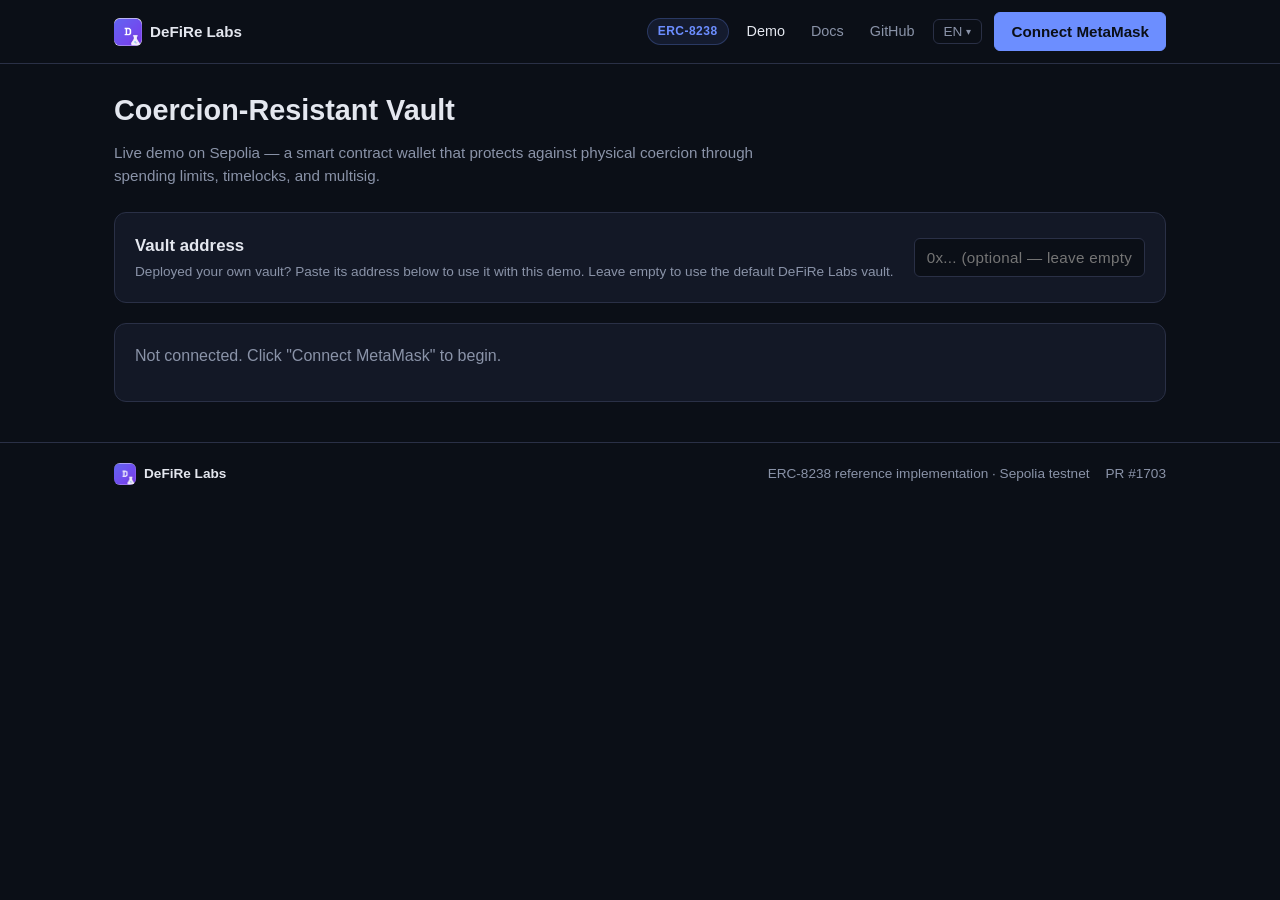
<file: index.html>
<!DOCTYPE html>
<html>
<head>
  <meta http-equiv="refresh" content="0; url=demo/index.html" />
  <title>Redirecting to ERC-8238 Demo…</title>
</head>
<body>
  <p>Redirecting to <a href="demo/index.html">ERC-8238 Coercion-Resistant Vault Demo</a>…</p>
</body>
</html>
</file>
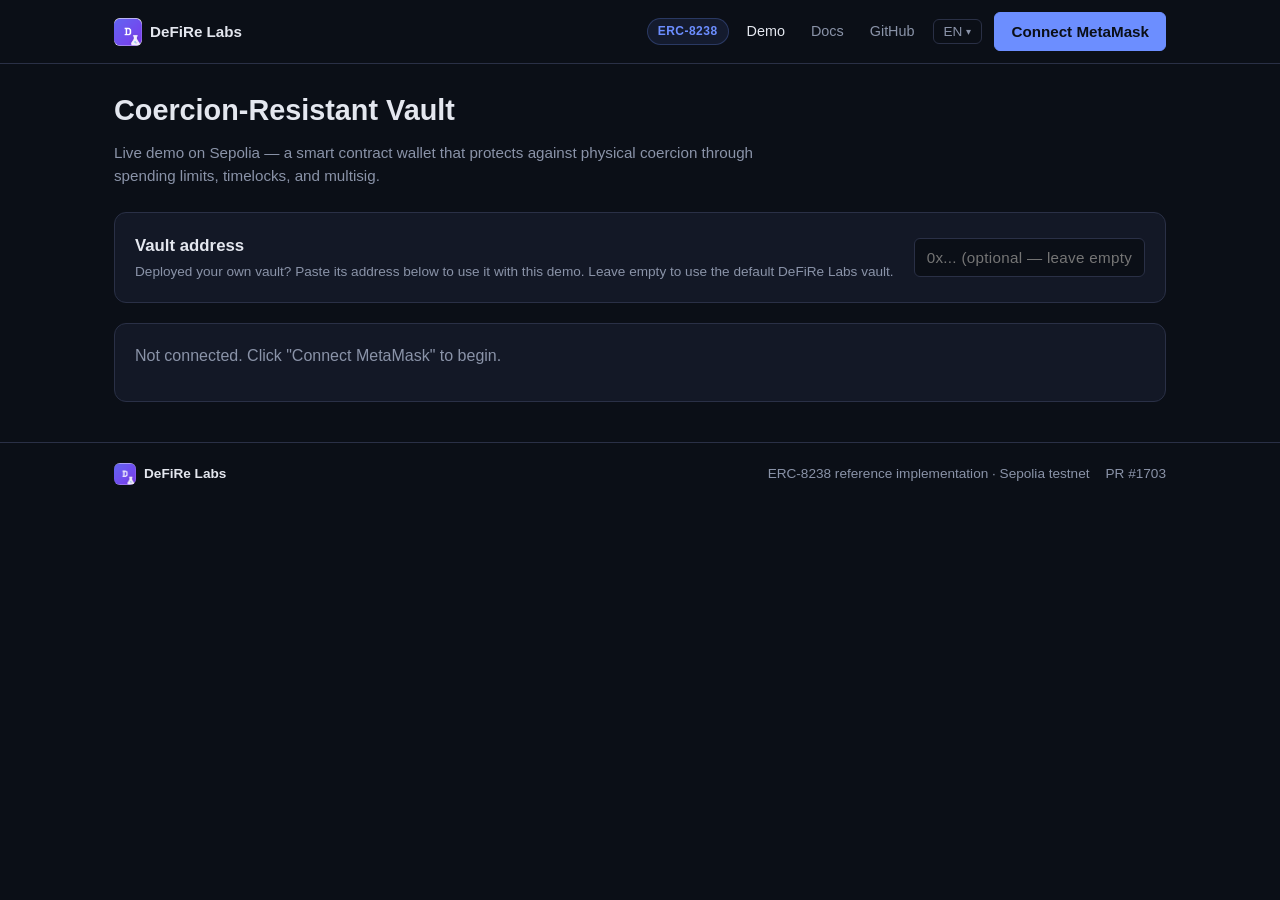
<file: demo/index.html>
<!DOCTYPE html>
<html lang="en">
<head>
  <meta charset="UTF-8" />
  <meta name="viewport" content="width=device-width, initial-scale=1.0" />
  <title>Coercion-Resistant Vault — DeFiRe Labs</title>
  <link rel="stylesheet" href="styles.css" />
</head>
<body>
  <header id="site-header"></header>
  <script src="header.js"></script>

  <main class="container">
    <section class="hero">
      <h1>Coercion-Resistant Vault</h1>
      <p class="subtitle">Live demo on Sepolia — a smart contract wallet that protects against physical coercion through spending limits, timelocks, and multisig.</p>
    </section>

    <!-- Custom vault address -->
    <section class="card custom-vault-section">
      <div class="custom-vault-row">
        <div class="custom-vault-info">
          <h3>Vault address</h3>
          <p class="muted small">Deployed your own vault? Paste its address below to use it with this demo. Leave empty to use the default DeFiRe Labs vault.</p>
        </div>
        <div class="custom-vault-input">
          <input type="text" id="custom-vault" placeholder="0x... (optional — leave empty for default)" spellcheck="false" autocomplete="off" />
          <span class="custom-vault-status" id="custom-vault-status"></span>
        </div>
      </div>
    </section>

    <!-- Connection status -->
    <section id="connection-section" class="card">
      <div id="wallet-status"><p class="muted">Not connected. Click "Connect MetaMask" to begin.</p></div>
    </section>

    <section id="overview-section" class="card" hidden>
      <h2>Vault state</h2>
      <div class="grid grid-3">
        <div class="stat"><div class="stat-label">Total balance</div><div class="stat-value" id="vault-total">--</div><div class="stat-sub">ETH in vault</div></div>
        <div class="stat stat-hot"><div class="stat-label">Hot (immediately spendable)</div><div class="stat-value" id="vault-hot">--</div><div class="stat-sub"><span id="vault-spent">--</span> spent this epoch</div></div>
        <div class="stat stat-cold"><div class="stat-label">Cold (timelocked)</div><div class="stat-value" id="vault-cold">--</div><div class="stat-sub"><span id="timelock-duration">--</span> unlock delay</div></div>
      </div>
      <div class="meta-grid">
        <div><span class="meta-label">Vault:</span> <a id="vault-address" target="_blank" rel="noopener">--</a></div>
        <div><span class="meta-label">Owner:</span> <span id="vault-owner">--</span></div>
        <div><span class="meta-label">Spending limit:</span> <span id="vault-limit">--</span> / <span id="vault-epoch">--</span></div>
        <div><span class="meta-label">Guardians:</span> <span id="vault-guardians">--</span> (threshold <span id="vault-threshold">--</span>)</div>
        <div><span class="meta-label">Paused:</span> <span id="vault-paused">--</span></div>
        <div><span class="meta-label">Pending withdrawals:</span> <span id="vault-pending">--</span></div>
      </div>
    </section>

    <section id="actions-section" hidden>
      <div class="grid grid-2">
        <div class="card">
          <h3>Deposit ETH</h3>
          <p class="muted">Send Sepolia ETH into the vault. Anyone can deposit.</p>
          <div class="input-row"><input type="number" id="deposit-amount" step="0.001" min="0" value="0.05" placeholder="Amount in ETH" /><button id="deposit-btn" class="primary">Deposit</button></div>
        </div>
        <div class="card">
          <h3>Hot spend</h3>
          <p class="muted">Instant transfer from the rate-limited hot balance. Owner only.</p>
          <div class="input-row"><input type="text" id="hotspend-to" placeholder="Recipient address (0x...)" /></div>
          <div class="input-row"><input type="number" id="hotspend-amount" step="0.001" min="0" value="0.01" placeholder="Amount in ETH" /><button id="hotspend-btn" class="primary">Hot Spend</button></div>
        </div>
        <div class="card">
          <h3>Cold withdrawal</h3>
          <p class="muted">Request a large withdrawal. Starts the timelock — funds unlock after the delay, OR guardians can bypass with multisig.</p>
          <div class="input-row"><input type="text" id="coldwithdraw-to" placeholder="Recipient address (0x...)" /></div>
          <div class="input-row"><input type="number" id="coldwithdraw-amount" step="0.001" min="0" value="0.1" placeholder="Amount in ETH" /><button id="coldwithdraw-btn" class="primary">Request Withdrawal</button></div>
        </div>
        <div class="card card-highlight">
          <h3>DeFi: Swap on Uniswap V3</h3>
          <p class="muted">WETH to USDC swap via Uniswap. Wraps ETH, approves router, swaps — hot counter stays at zero.</p>
          <div class="input-row"><input type="number" id="swap-amount" step="0.001" min="0" value="0.01" placeholder="Amount in ETH" /><button id="swap-btn" class="primary">Wrap + Swap</button></div>
          <p class="muted small">Three txs: wrap via <code>execute()</code>, approve, swap via <code>execute()</code>.</p>
        </div>
      </div>
      <div class="card"><h3>Pending withdrawals</h3><div id="pending-list"><p class="muted">No pending withdrawals.</p></div></div>
    </section>

    <section id="log-section" class="card" hidden>
      <div class="log-header"><h3>Activity log</h3><button id="clear-log" class="ghost small">Clear</button></div>
      <div id="log"></div>
    </section>
  </main>

  <footer id="site-footer"></footer>

  <script type="importmap">{"imports":{"ethers":"https://esm.sh/ethers@6.13.4"}}</script>
  <script type="module" src="app.js"></script>
</body>
</html>
</file>
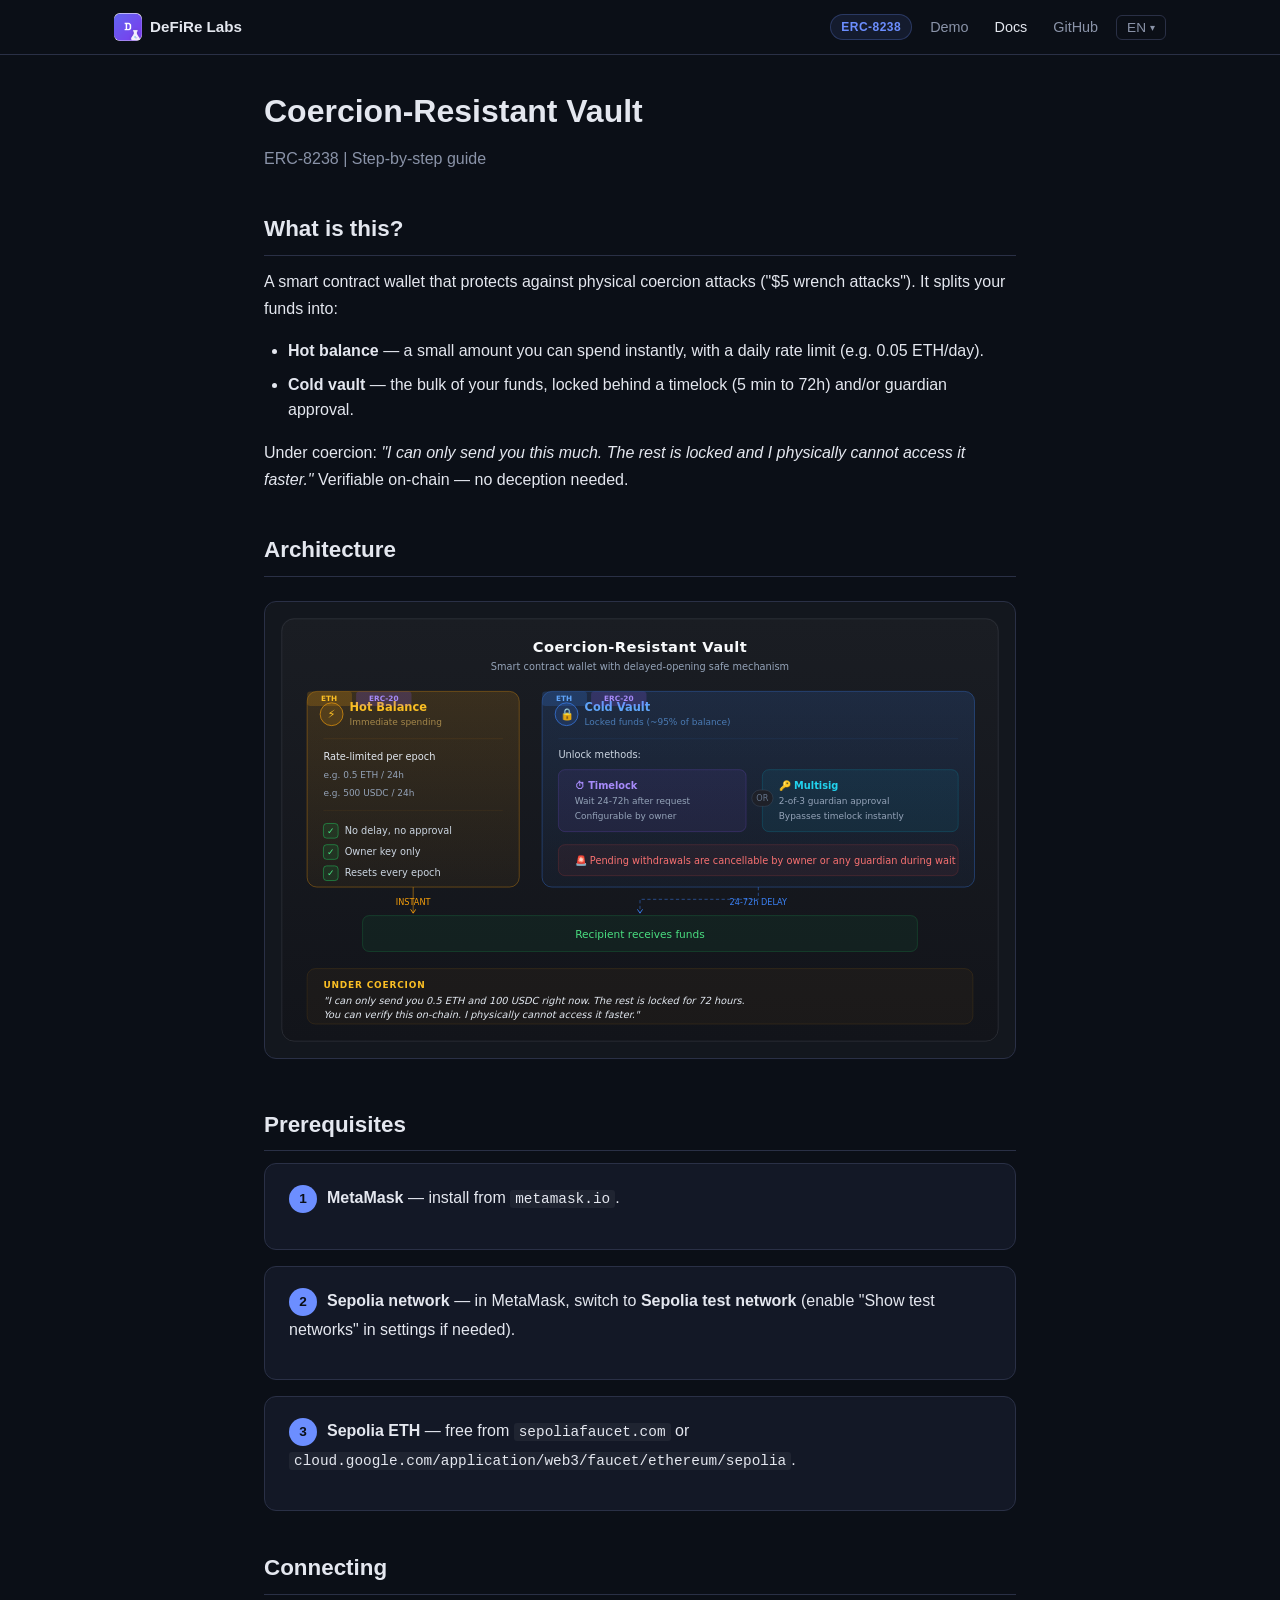
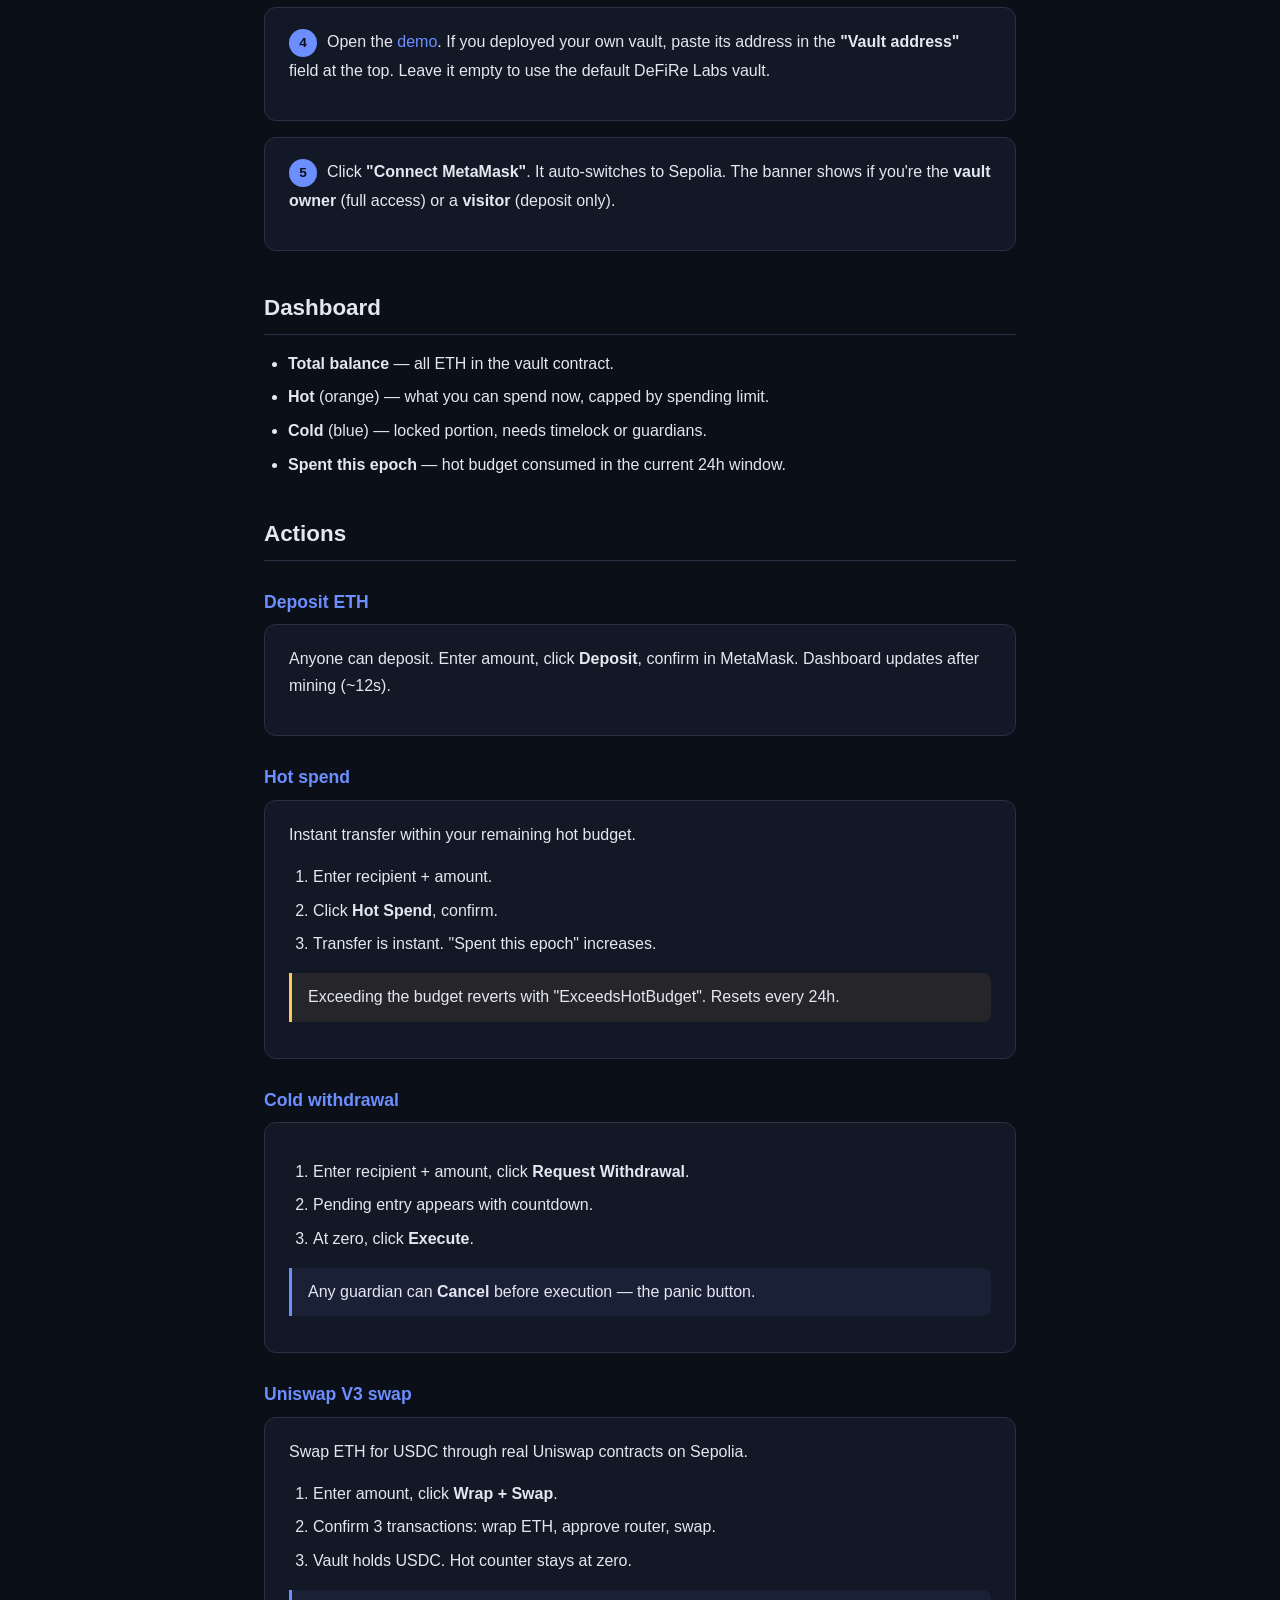
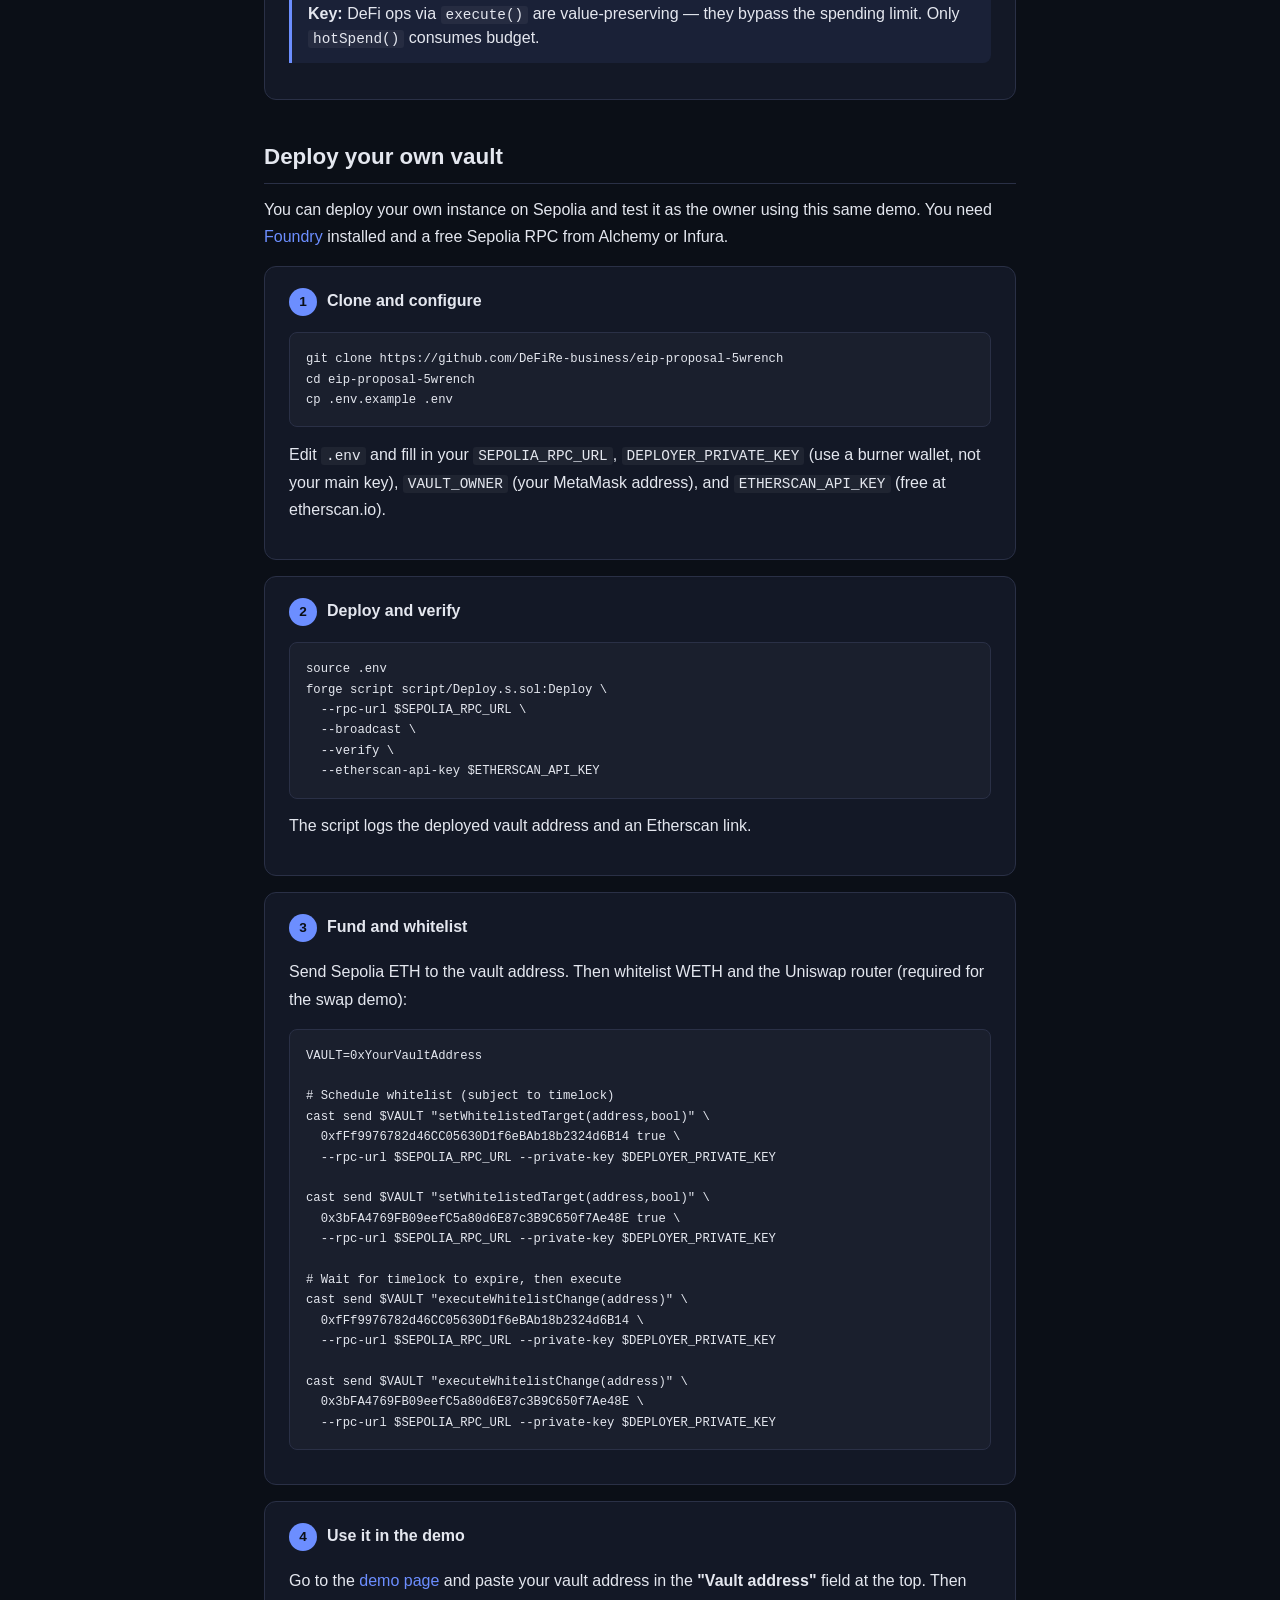
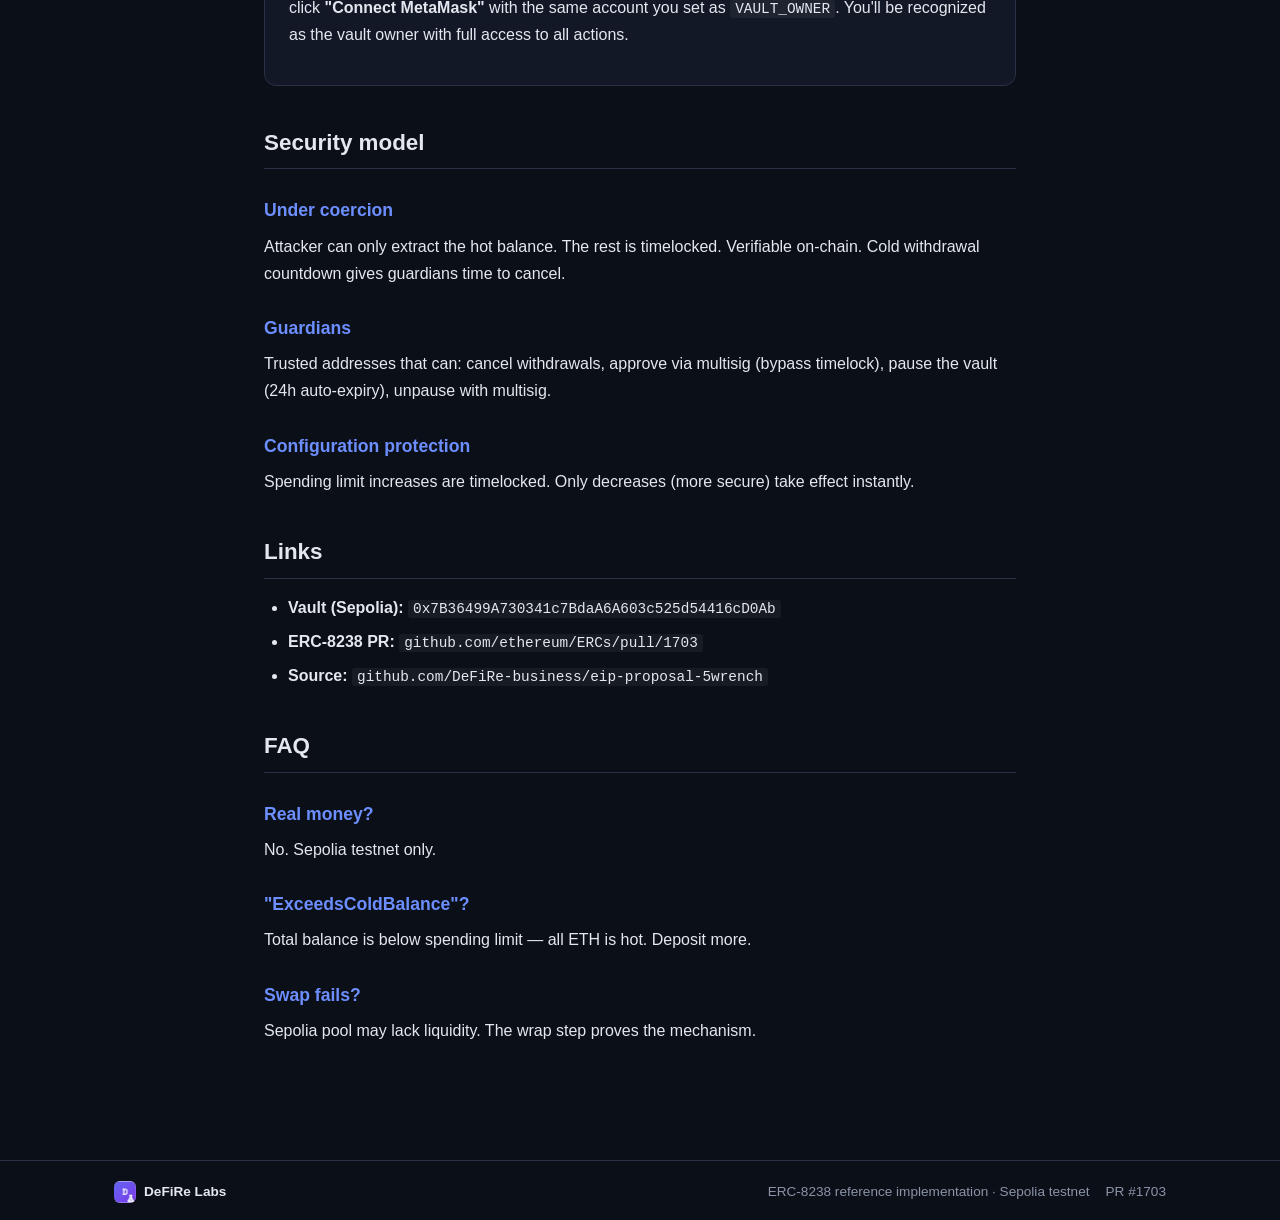
<file: demo/docs-en.html>
<!DOCTYPE html>
<html lang="en">
<head>
  <meta charset="UTF-8" />
  <meta name="viewport" content="width=device-width, initial-scale=1.0" />
  <title>Documentation — Coercion-Resistant Vault — DeFiRe Labs</title>
  <link rel="stylesheet" href="styles.css" />
</head>
<body>
  <header id="site-header"></header>
  <script src="header.js"></script>

  <div class="docs-content">
    <h1>Coercion-Resistant Vault</h1>
    <p class="muted">ERC-8238 | Step-by-step guide</p>

    <h2>What is this?</h2>
    <p>A smart contract wallet that protects against physical coercion attacks ("$5 wrench attacks"). It splits your funds into:</p>
    <ul>
      <li><strong>Hot balance</strong> — a small amount you can spend instantly, with a daily rate limit (e.g. 0.05 ETH/day).</li>
      <li><strong>Cold vault</strong> — the bulk of your funds, locked behind a timelock (5 min to 72h) and/or guardian approval.</li>
    </ul>
    <p>Under coercion: <em>"I can only send you this much. The rest is locked and I physically cannot access it faster."</em> Verifiable on-chain — no deception needed.</p>

    <h2>Architecture</h2>
    <p class="diagram-wrap"><img src="../assets/vault-diagram.svg" alt="Coercion-Resistant Vault Architecture" /></p>

    <h2>Prerequisites</h2>
    <div class="step"><p><span class="step-number">1</span><strong>MetaMask</strong> — install from <code>metamask.io</code>.</p></div>
    <div class="step"><p><span class="step-number">2</span><strong>Sepolia network</strong> — in MetaMask, switch to <strong>Sepolia test network</strong> (enable "Show test networks" in settings if needed).</p></div>
    <div class="step"><p><span class="step-number">3</span><strong>Sepolia ETH</strong> — free from <code>sepoliafaucet.com</code> or <code>cloud.google.com/application/web3/faucet/ethereum/sepolia</code>.</p></div>

    <h2>Connecting</h2>
    <div class="step"><p><span class="step-number">4</span>Open the <a href="index.html">demo</a>. If you deployed your own vault, paste its address in the <strong>"Vault address"</strong> field at the top. Leave it empty to use the default DeFiRe Labs vault.</p></div>
    <div class="step"><p><span class="step-number">5</span>Click <strong>"Connect MetaMask"</strong>. It auto-switches to Sepolia. The banner shows if you're the <strong>vault owner</strong> (full access) or a <strong>visitor</strong> (deposit only).</p></div>

    <h2>Dashboard</h2>
    <ul>
      <li><strong>Total balance</strong> — all ETH in the vault contract.</li>
      <li><strong>Hot</strong> (orange) — what you can spend now, capped by spending limit.</li>
      <li><strong>Cold</strong> (blue) — locked portion, needs timelock or guardians.</li>
      <li><strong>Spent this epoch</strong> — hot budget consumed in the current 24h window.</li>
    </ul>

    <h2>Actions</h2>

    <h3>Deposit ETH</h3>
    <div class="step"><p>Anyone can deposit. Enter amount, click <strong>Deposit</strong>, confirm in MetaMask. Dashboard updates after mining (~12s).</p></div>

    <h3>Hot spend</h3>
    <div class="step">
      <p>Instant transfer within your remaining hot budget.</p>
      <ol><li>Enter recipient + amount.</li><li>Click <strong>Hot Spend</strong>, confirm.</li><li>Transfer is instant. "Spent this epoch" increases.</li></ol>
      <div class="callout callout-warn">Exceeding the budget reverts with "ExceedsHotBudget". Resets every 24h.</div>
    </div>

    <h3>Cold withdrawal</h3>
    <div class="step">
      <ol><li>Enter recipient + amount, click <strong>Request Withdrawal</strong>.</li><li>Pending entry appears with countdown.</li><li>At zero, click <strong>Execute</strong>.</li></ol>
      <div class="callout">Any guardian can <strong>Cancel</strong> before execution — the panic button.</div>
    </div>

    <h3>Uniswap V3 swap</h3>
    <div class="step">
      <p>Swap ETH for USDC through real Uniswap contracts on Sepolia.</p>
      <ol><li>Enter amount, click <strong>Wrap + Swap</strong>.</li><li>Confirm 3 transactions: wrap ETH, approve router, swap.</li><li>Vault holds USDC. Hot counter stays at zero.</li></ol>
      <div class="callout"><strong>Key:</strong> DeFi ops via <code>execute()</code> are value-preserving — they bypass the spending limit. Only <code>hotSpend()</code> consumes budget.</div>
    </div>

    <h2>Deploy your own vault</h2>
    <p>You can deploy your own instance on Sepolia and test it as the owner using this same demo. You need <a href="https://book.getfoundry.sh/" target="_blank" rel="noopener">Foundry</a> installed and a free Sepolia RPC from Alchemy or Infura.</p>
    <div class="step">
      <p><span class="step-number">1</span><strong>Clone and configure</strong></p>
      <pre><code>git clone https://github.com/DeFiRe-business/eip-proposal-5wrench
cd eip-proposal-5wrench
cp .env.example .env</code></pre>
      <p>Edit <code>.env</code> and fill in your <code>SEPOLIA_RPC_URL</code>, <code>DEPLOYER_PRIVATE_KEY</code> (use a burner wallet, not your main key), <code>VAULT_OWNER</code> (your MetaMask address), and <code>ETHERSCAN_API_KEY</code> (free at etherscan.io).</p>
    </div>
    <div class="step">
      <p><span class="step-number">2</span><strong>Deploy and verify</strong></p>
      <pre><code>source .env
forge script script/Deploy.s.sol:Deploy \
  --rpc-url $SEPOLIA_RPC_URL \
  --broadcast \
  --verify \
  --etherscan-api-key $ETHERSCAN_API_KEY</code></pre>
      <p>The script logs the deployed vault address and an Etherscan link.</p>
    </div>
    <div class="step">
      <p><span class="step-number">3</span><strong>Fund and whitelist</strong></p>
      <p>Send Sepolia ETH to the vault address. Then whitelist WETH and the Uniswap router (required for the swap demo):</p>
      <pre><code>VAULT=0xYourVaultAddress

# Schedule whitelist (subject to timelock)
cast send $VAULT "setWhitelistedTarget(address,bool)" \
  0xfFf9976782d46CC05630D1f6eBAb18b2324d6B14 true \
  --rpc-url $SEPOLIA_RPC_URL --private-key $DEPLOYER_PRIVATE_KEY

cast send $VAULT "setWhitelistedTarget(address,bool)" \
  0x3bFA4769FB09eefC5a80d6E87c3B9C650f7Ae48E true \
  --rpc-url $SEPOLIA_RPC_URL --private-key $DEPLOYER_PRIVATE_KEY

# Wait for timelock to expire, then execute
cast send $VAULT "executeWhitelistChange(address)" \
  0xfFf9976782d46CC05630D1f6eBAb18b2324d6B14 \
  --rpc-url $SEPOLIA_RPC_URL --private-key $DEPLOYER_PRIVATE_KEY

cast send $VAULT "executeWhitelistChange(address)" \
  0x3bFA4769FB09eefC5a80d6E87c3B9C650f7Ae48E \
  --rpc-url $SEPOLIA_RPC_URL --private-key $DEPLOYER_PRIVATE_KEY</code></pre>
    </div>
    <div class="step">
      <p><span class="step-number">4</span><strong>Use it in the demo</strong></p>
      <p>Go to the <a href="index.html">demo page</a> and paste your vault address in the <strong>"Vault address"</strong> field at the top. Then click <strong>"Connect MetaMask"</strong> with the same account you set as <code>VAULT_OWNER</code>. You'll be recognized as the vault owner with full access to all actions.</p>
    </div>

    <h2>Security model</h2>
    <h3>Under coercion</h3>
    <p>Attacker can only extract the hot balance. The rest is timelocked. Verifiable on-chain. Cold withdrawal countdown gives guardians time to cancel.</p>
    <h3>Guardians</h3>
    <p>Trusted addresses that can: cancel withdrawals, approve via multisig (bypass timelock), pause the vault (24h auto-expiry), unpause with multisig.</p>
    <h3>Configuration protection</h3>
    <p>Spending limit increases are timelocked. Only decreases (more secure) take effect instantly.</p>

    <h2>Links</h2>
    <ul>
      <li><strong>Vault (Sepolia):</strong> <code>0x7B36499A730341c7BdaA6A603c525d54416cD0Ab</code></li>
      <li><strong>ERC-8238 PR:</strong> <code>github.com/ethereum/ERCs/pull/1703</code></li>
      <li><strong>Source:</strong> <code>github.com/DeFiRe-business/eip-proposal-5wrench</code></li>
    </ul>

    <h2>FAQ</h2>
    <h3>Real money?</h3><p>No. Sepolia testnet only.</p>
    <h3>"ExceedsColdBalance"?</h3><p>Total balance is below spending limit — all ETH is hot. Deposit more.</p>
    <h3>Swap fails?</h3><p>Sepolia pool may lack liquidity. The wrap step proves the mechanism.</p>
  </div>

  <footer id="site-footer"></footer>
</body>
</html>
</file>
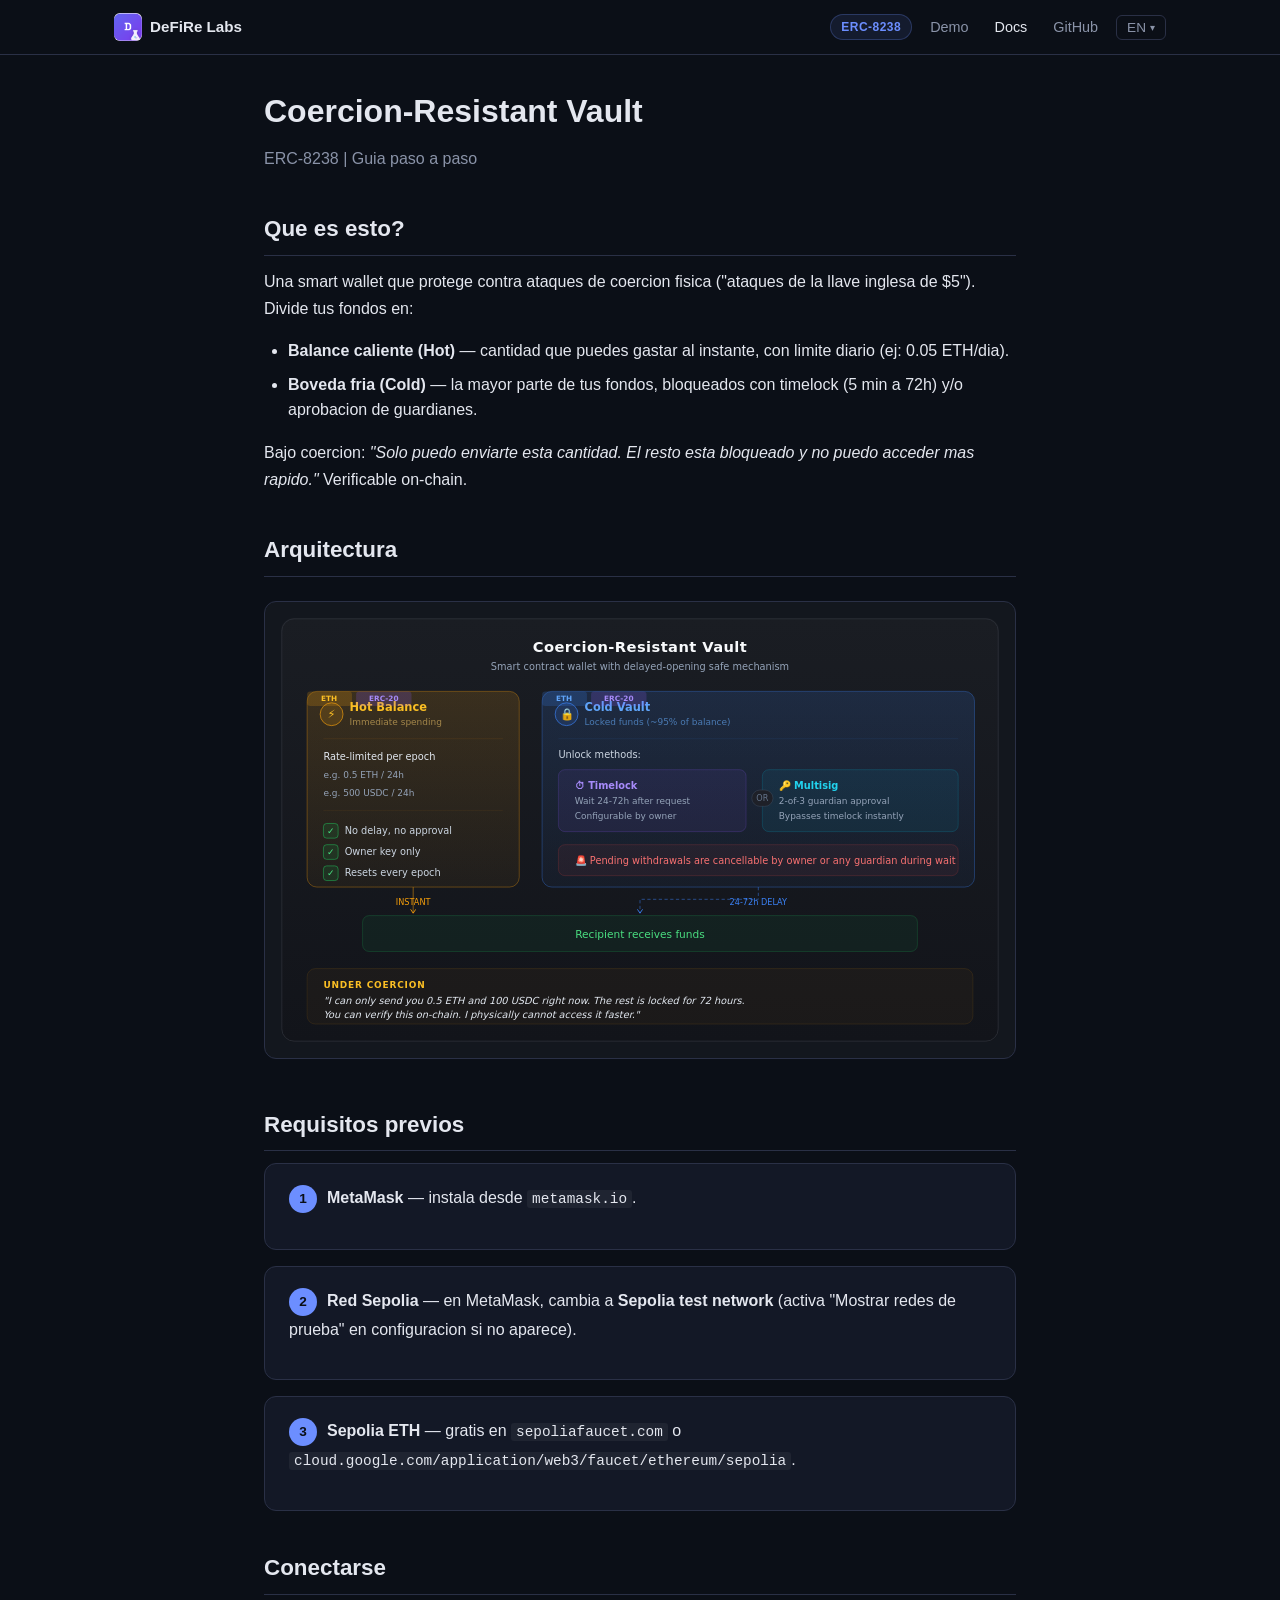
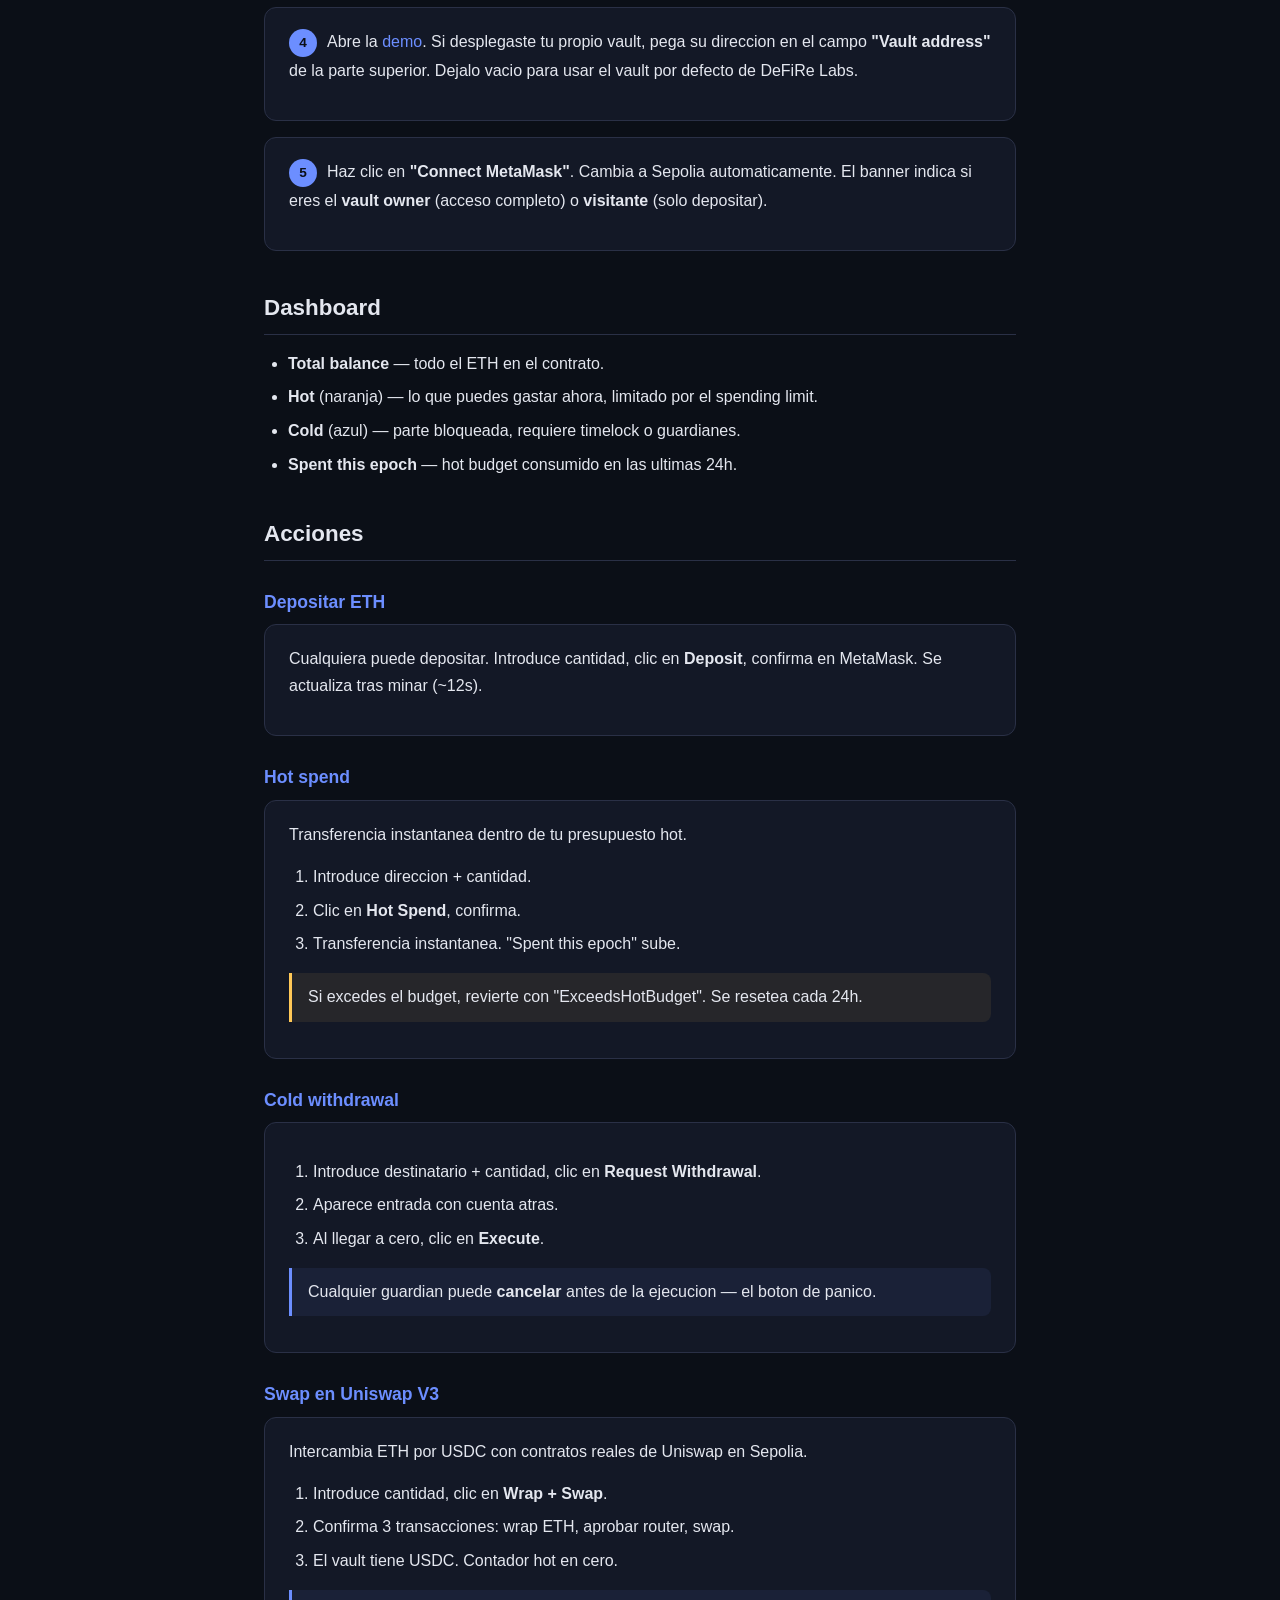
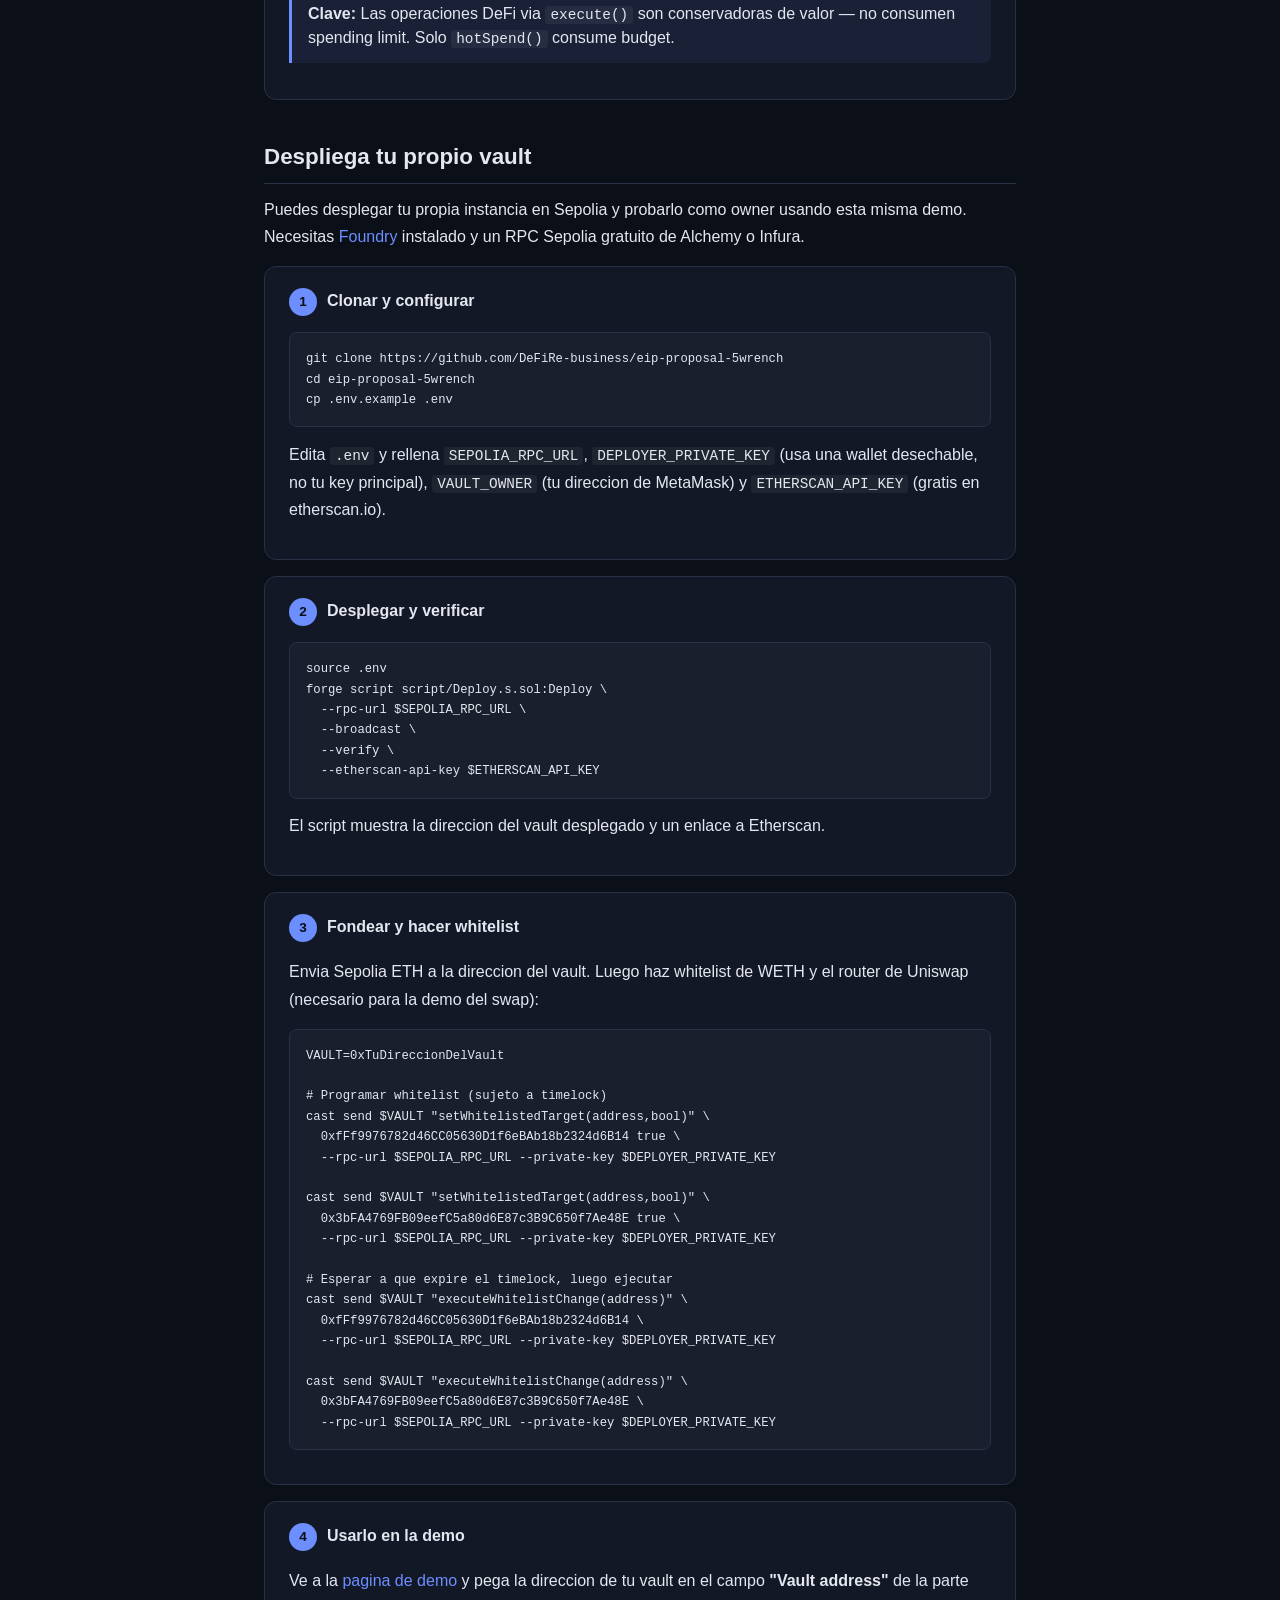
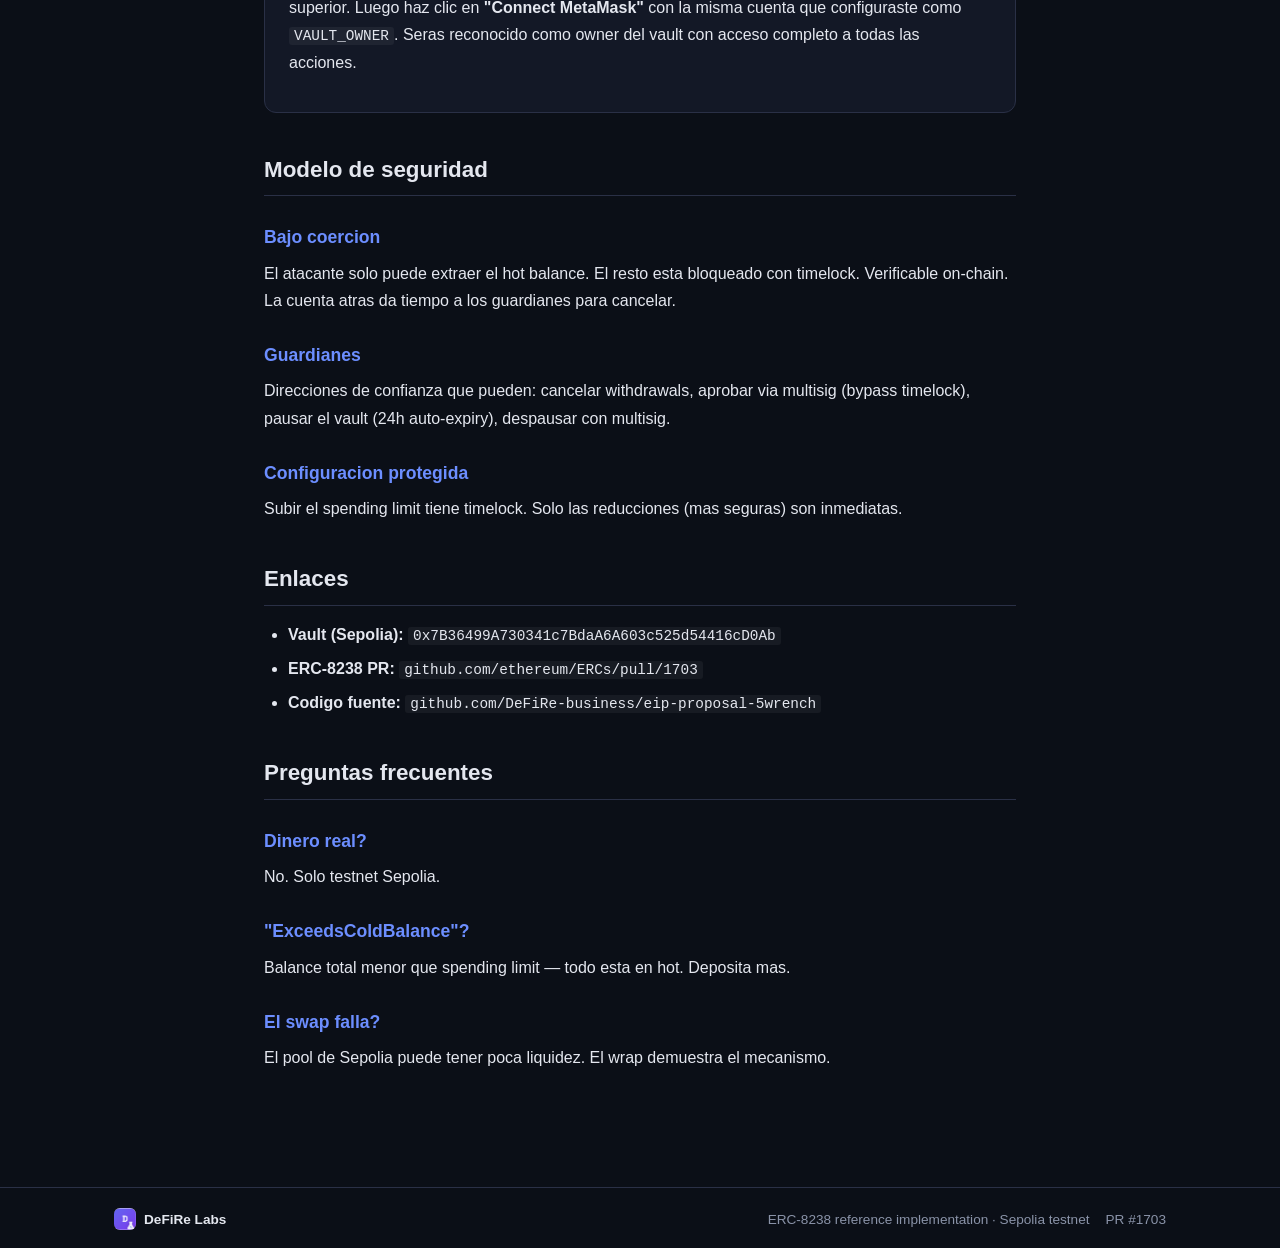
<file: demo/docs-es.html>
<!DOCTYPE html>
<html lang="es">
<head>
  <meta charset="UTF-8" />
  <meta name="viewport" content="width=device-width, initial-scale=1.0" />
  <title>Documentacion — Coercion-Resistant Vault — DeFiRe Labs</title>
  <link rel="stylesheet" href="styles.css" />
</head>
<body>
  <header id="site-header"></header>
  <script src="header.js"></script>

  <div class="docs-content">
    <h1>Coercion-Resistant Vault</h1>
    <p class="muted">ERC-8238 | Guia paso a paso</p>

    <h2>Que es esto?</h2>
    <p>Una smart wallet que protege contra ataques de coercion fisica ("ataques de la llave inglesa de $5"). Divide tus fondos en:</p>
    <ul>
      <li><strong>Balance caliente (Hot)</strong> — cantidad que puedes gastar al instante, con limite diario (ej: 0.05 ETH/dia).</li>
      <li><strong>Boveda fria (Cold)</strong> — la mayor parte de tus fondos, bloqueados con timelock (5 min a 72h) y/o aprobacion de guardianes.</li>
    </ul>
    <p>Bajo coercion: <em>"Solo puedo enviarte esta cantidad. El resto esta bloqueado y no puedo acceder mas rapido."</em> Verificable on-chain.</p>

    <h2>Arquitectura</h2>
    <p class="diagram-wrap"><img src="../assets/vault-diagram.svg" alt="Arquitectura del Coercion-Resistant Vault" /></p>

    <h2>Requisitos previos</h2>
    <div class="step"><p><span class="step-number">1</span><strong>MetaMask</strong> — instala desde <code>metamask.io</code>.</p></div>
    <div class="step"><p><span class="step-number">2</span><strong>Red Sepolia</strong> — en MetaMask, cambia a <strong>Sepolia test network</strong> (activa "Mostrar redes de prueba" en configuracion si no aparece).</p></div>
    <div class="step"><p><span class="step-number">3</span><strong>Sepolia ETH</strong> — gratis en <code>sepoliafaucet.com</code> o <code>cloud.google.com/application/web3/faucet/ethereum/sepolia</code>.</p></div>

    <h2>Conectarse</h2>
    <div class="step"><p><span class="step-number">4</span>Abre la <a href="index.html">demo</a>. Si desplegaste tu propio vault, pega su direccion en el campo <strong>"Vault address"</strong> de la parte superior. Dejalo vacio para usar el vault por defecto de DeFiRe Labs.</p></div>
    <div class="step"><p><span class="step-number">5</span>Haz clic en <strong>"Connect MetaMask"</strong>. Cambia a Sepolia automaticamente. El banner indica si eres el <strong>vault owner</strong> (acceso completo) o <strong>visitante</strong> (solo depositar).</p></div>

    <h2>Dashboard</h2>
    <ul>
      <li><strong>Total balance</strong> — todo el ETH en el contrato.</li>
      <li><strong>Hot</strong> (naranja) — lo que puedes gastar ahora, limitado por el spending limit.</li>
      <li><strong>Cold</strong> (azul) — parte bloqueada, requiere timelock o guardianes.</li>
      <li><strong>Spent this epoch</strong> — hot budget consumido en las ultimas 24h.</li>
    </ul>

    <h2>Acciones</h2>

    <h3>Depositar ETH</h3>
    <div class="step"><p>Cualquiera puede depositar. Introduce cantidad, clic en <strong>Deposit</strong>, confirma en MetaMask. Se actualiza tras minar (~12s).</p></div>

    <h3>Hot spend</h3>
    <div class="step">
      <p>Transferencia instantanea dentro de tu presupuesto hot.</p>
      <ol><li>Introduce direccion + cantidad.</li><li>Clic en <strong>Hot Spend</strong>, confirma.</li><li>Transferencia instantanea. "Spent this epoch" sube.</li></ol>
      <div class="callout callout-warn">Si excedes el budget, revierte con "ExceedsHotBudget". Se resetea cada 24h.</div>
    </div>

    <h3>Cold withdrawal</h3>
    <div class="step">
      <ol><li>Introduce destinatario + cantidad, clic en <strong>Request Withdrawal</strong>.</li><li>Aparece entrada con cuenta atras.</li><li>Al llegar a cero, clic en <strong>Execute</strong>.</li></ol>
      <div class="callout">Cualquier guardian puede <strong>cancelar</strong> antes de la ejecucion — el boton de panico.</div>
    </div>

    <h3>Swap en Uniswap V3</h3>
    <div class="step">
      <p>Intercambia ETH por USDC con contratos reales de Uniswap en Sepolia.</p>
      <ol><li>Introduce cantidad, clic en <strong>Wrap + Swap</strong>.</li><li>Confirma 3 transacciones: wrap ETH, aprobar router, swap.</li><li>El vault tiene USDC. Contador hot en cero.</li></ol>
      <div class="callout"><strong>Clave:</strong> Las operaciones DeFi via <code>execute()</code> son conservadoras de valor — no consumen spending limit. Solo <code>hotSpend()</code> consume budget.</div>
    </div>

    <h2>Despliega tu propio vault</h2>
    <p>Puedes desplegar tu propia instancia en Sepolia y probarlo como owner usando esta misma demo. Necesitas <a href="https://book.getfoundry.sh/" target="_blank" rel="noopener">Foundry</a> instalado y un RPC Sepolia gratuito de Alchemy o Infura.</p>
    <div class="step">
      <p><span class="step-number">1</span><strong>Clonar y configurar</strong></p>
      <pre><code>git clone https://github.com/DeFiRe-business/eip-proposal-5wrench
cd eip-proposal-5wrench
cp .env.example .env</code></pre>
      <p>Edita <code>.env</code> y rellena <code>SEPOLIA_RPC_URL</code>, <code>DEPLOYER_PRIVATE_KEY</code> (usa una wallet desechable, no tu key principal), <code>VAULT_OWNER</code> (tu direccion de MetaMask) y <code>ETHERSCAN_API_KEY</code> (gratis en etherscan.io).</p>
    </div>
    <div class="step">
      <p><span class="step-number">2</span><strong>Desplegar y verificar</strong></p>
      <pre><code>source .env
forge script script/Deploy.s.sol:Deploy \
  --rpc-url $SEPOLIA_RPC_URL \
  --broadcast \
  --verify \
  --etherscan-api-key $ETHERSCAN_API_KEY</code></pre>
      <p>El script muestra la direccion del vault desplegado y un enlace a Etherscan.</p>
    </div>
    <div class="step">
      <p><span class="step-number">3</span><strong>Fondear y hacer whitelist</strong></p>
      <p>Envia Sepolia ETH a la direccion del vault. Luego haz whitelist de WETH y el router de Uniswap (necesario para la demo del swap):</p>
      <pre><code>VAULT=0xTuDireccionDelVault

# Programar whitelist (sujeto a timelock)
cast send $VAULT "setWhitelistedTarget(address,bool)" \
  0xfFf9976782d46CC05630D1f6eBAb18b2324d6B14 true \
  --rpc-url $SEPOLIA_RPC_URL --private-key $DEPLOYER_PRIVATE_KEY

cast send $VAULT "setWhitelistedTarget(address,bool)" \
  0x3bFA4769FB09eefC5a80d6E87c3B9C650f7Ae48E true \
  --rpc-url $SEPOLIA_RPC_URL --private-key $DEPLOYER_PRIVATE_KEY

# Esperar a que expire el timelock, luego ejecutar
cast send $VAULT "executeWhitelistChange(address)" \
  0xfFf9976782d46CC05630D1f6eBAb18b2324d6B14 \
  --rpc-url $SEPOLIA_RPC_URL --private-key $DEPLOYER_PRIVATE_KEY

cast send $VAULT "executeWhitelistChange(address)" \
  0x3bFA4769FB09eefC5a80d6E87c3B9C650f7Ae48E \
  --rpc-url $SEPOLIA_RPC_URL --private-key $DEPLOYER_PRIVATE_KEY</code></pre>
    </div>
    <div class="step">
      <p><span class="step-number">4</span><strong>Usarlo en la demo</strong></p>
      <p>Ve a la <a href="index.html">pagina de demo</a> y pega la direccion de tu vault en el campo <strong>"Vault address"</strong> de la parte superior. Luego haz clic en <strong>"Connect MetaMask"</strong> con la misma cuenta que configuraste como <code>VAULT_OWNER</code>. Seras reconocido como owner del vault con acceso completo a todas las acciones.</p>
    </div>

    <h2>Modelo de seguridad</h2>
    <h3>Bajo coercion</h3>
    <p>El atacante solo puede extraer el hot balance. El resto esta bloqueado con timelock. Verificable on-chain. La cuenta atras da tiempo a los guardianes para cancelar.</p>
    <h3>Guardianes</h3>
    <p>Direcciones de confianza que pueden: cancelar withdrawals, aprobar via multisig (bypass timelock), pausar el vault (24h auto-expiry), despausar con multisig.</p>
    <h3>Configuracion protegida</h3>
    <p>Subir el spending limit tiene timelock. Solo las reducciones (mas seguras) son inmediatas.</p>

    <h2>Enlaces</h2>
    <ul>
      <li><strong>Vault (Sepolia):</strong> <code>0x7B36499A730341c7BdaA6A603c525d54416cD0Ab</code></li>
      <li><strong>ERC-8238 PR:</strong> <code>github.com/ethereum/ERCs/pull/1703</code></li>
      <li><strong>Codigo fuente:</strong> <code>github.com/DeFiRe-business/eip-proposal-5wrench</code></li>
    </ul>

    <h2>Preguntas frecuentes</h2>
    <h3>Dinero real?</h3><p>No. Solo testnet Sepolia.</p>
    <h3>"ExceedsColdBalance"?</h3><p>Balance total menor que spending limit — todo esta en hot. Deposita mas.</p>
    <h3>El swap falla?</h3><p>El pool de Sepolia puede tener poca liquidez. El wrap demuestra el mecanismo.</p>
  </div>

  <footer id="site-footer"></footer>
</body>
</html>
</file>
<file: demo/styles.css>
/* ══════════════════════════════════════════════ */
/*  Base                                        */
/* ══════════════════════════════════════════════ */
:root {
  --bg: #0b0f17; --bg-card: #131826; --bg-card-hl: #1a2035;
  --border: #2a3046; --text: #e4e7ef; --text-muted: #8a93a8;
  --accent: #6c8eff; --accent-hover: #8aa4ff;
  --hot: #ff9f6b; --cold: #6bbcff;
  --success: #3ddc84; --danger: #ff5b5b; --warn: #ffc857;
}
* { box-sizing: border-box; }
body { margin:0; font-family:-apple-system,BlinkMacSystemFont,"Segoe UI",Roboto,"Helvetica Neue",Arial,sans-serif; background:var(--bg); color:var(--text); line-height:1.55; }
.container { max-width:1100px; margin:0 auto; padding:0 24px; }
h1,h2,h3 { font-weight:600; margin:0; }
h1 { font-size:1.5rem; } h2 { font-size:1.2rem; margin-bottom:16px; } h3 { font-size:1.05rem; margin-bottom:8px; }
p { margin:0 0 12px; }
a { color:var(--accent); text-decoration:none; } a:hover { color:var(--accent-hover); text-decoration:underline; }
code { font-family:"SF Mono",Menlo,Consolas,monospace; background:rgba(255,255,255,.05); padding:1px 5px; border-radius:3px; font-size:.9em; }
pre { background:rgba(255,255,255,.03); border:1px solid var(--border); border-radius:8px; padding:16px; overflow-x:auto; font-size:.85rem; line-height:1.5; }
pre code { background:none; padding:0; }
.muted { color:var(--text-muted); } .small { font-size:.85rem; }

/* ══════════════════════════════════════════════ */
/*  Header (injected by header.js)              */
/* ══════════════════════════════════════════════ */
#site-header { border-bottom:1px solid var(--border); padding:12px 0; margin-bottom:24px; }
.header-row { display:flex; align-items:center; gap:12px; flex-wrap:wrap; }
.brand { display:flex; align-items:center; gap:8px; color:var(--text); font-weight:600; font-size:.95rem; text-decoration:none; white-space:nowrap; }
.brand:hover { color:var(--accent); text-decoration:none; }
.brand-icon { width:28px; height:28px; border-radius:6px; }
.brand-icon-sm { width:22px; height:22px; }
.brand-sm { font-size:.85rem; }
.header-nav { display:flex; align-items:center; gap:10px; margin-left:auto; }
.erc-badge { font-size:.75rem; font-weight:600; color:var(--accent); background:rgba(108,142,255,.1); border:1px solid rgba(108,142,255,.25); padding:3px 10px; border-radius:20px; letter-spacing:.04em; white-space:nowrap; }
.nav-link { color:var(--text-muted); font-size:.9rem; padding:4px 8px; border-radius:4px; text-decoration:none; transition:all .15s; }
.nav-link:hover { color:var(--text); background:rgba(255,255,255,.05); text-decoration:none; }
.nav-active { color:var(--text); }

/* Language dropdown */
.lang-dropdown { position:relative; }
.lang-toggle { display:flex; align-items:center; gap:4px; padding:4px 10px; background:transparent; border:1px solid var(--border); border-radius:6px; color:var(--text-muted); font-size:.85rem; font-weight:500; cursor:pointer; transition:all .15s; }
.lang-toggle:hover { border-color:var(--accent); color:var(--text); }
.caret { font-size:.65rem; }
.lang-menu { display:none; position:absolute; top:calc(100% + 6px); right:0; background:var(--bg-card); border:1px solid var(--border); border-radius:8px; min-width:120px; box-shadow:0 8px 24px rgba(0,0,0,.4); z-index:100; overflow:hidden; }
.lang-menu.open { display:block; }
.lang-option { display:block; width:100%; padding:8px 14px; background:transparent; border:none; color:var(--text-muted); font-size:.9rem; text-align:left; cursor:pointer; transition:background .1s; }
.lang-option:hover { background:rgba(255,255,255,.05); color:var(--text); }
.lang-option.active { color:var(--accent); font-weight:600; }

/* ══════════════════════════════════════════════ */
/*  Footer (injected by header.js)              */
/* ══════════════════════════════════════════════ */
#site-footer { margin-top:40px; padding:20px 0; border-top:1px solid var(--border); }
.footer-row { display:flex; align-items:center; gap:16px; flex-wrap:wrap; }
.footer-row > *:nth-child(2) { margin-left:auto; }

/* ══════════════════════════════════════════════ */
/*  Hero                                        */
/* ══════════════════════════════════════════════ */
.hero { margin-bottom:24px; }
.hero h1 { font-size:1.8rem; margin-bottom:8px; }
.subtitle { color:var(--text-muted); font-size:.95rem; max-width:680px; margin:0; }

/* ══════════════════════════════════════════════ */
/*  Custom vault address input                  */
/* ══════════════════════════════════════════════ */
.custom-vault-section { padding:16px 20px; }
.custom-vault-row { display:flex; align-items:center; gap:20px; }
.custom-vault-info { flex-shrink:0; }
.custom-vault-info h3 { margin-bottom:2px; }
.custom-vault-info p { margin:0; }
.custom-vault-input { flex:1; position:relative; }
.custom-vault-input input { width:100%; font-family:"SF Mono",Menlo,Consolas,monospace; font-size:.85rem; letter-spacing:.02em; transition:border-color .15s; }
.custom-vault-status { position:absolute; right:12px; top:50%; transform:translateY(-50%); font-size:.8rem; font-weight:600; pointer-events:none; }

/* ══════════════════════════════════════════════ */
/*  Cards / Grid / Stats                        */
/* ══════════════════════════════════════════════ */
.card { background:var(--bg-card); border:1px solid var(--border); border-radius:12px; padding:20px; margin-bottom:20px; }
.card-highlight { border-color:var(--accent); background:linear-gradient(180deg,var(--bg-card-hl),var(--bg-card)); }
.grid { display:grid; gap:20px; margin-bottom:20px; }
.grid-2 { grid-template-columns:repeat(2,1fr); }
.grid-3 { grid-template-columns:repeat(3,1fr); }
.stat { padding:16px; background:rgba(255,255,255,.02); border:1px solid var(--border); border-radius:8px; }
.stat-hot { border-left:3px solid var(--hot); } .stat-cold { border-left:3px solid var(--cold); }
.stat-label { font-size:.8rem; color:var(--text-muted); text-transform:uppercase; letter-spacing:.05em; margin-bottom:4px; }
.stat-value { font-size:1.6rem; font-weight:700; font-variant-numeric:tabular-nums; }
.stat-sub { font-size:.85rem; color:var(--text-muted); margin-top:4px; }
.meta-grid { margin-top:20px; padding-top:16px; border-top:1px solid var(--border); display:grid; grid-template-columns:1fr 1fr; gap:8px 20px; font-size:.9rem; }
.meta-label { color:var(--text-muted); margin-right:8px; }

/* ══════════════════════════════════════════════ */
/*  Inputs / Buttons                            */
/* ══════════════════════════════════════════════ */
.input-row { display:flex; gap:8px; margin-bottom:8px; }
.input-row input[type="number"] { max-width:160px; }
input[type="text"],input[type="number"] { flex:1; padding:10px 12px; background:var(--bg); border:1px solid var(--border); border-radius:6px; color:var(--text); font-family:inherit; font-size:.95rem; }
input:focus { outline:none; border-color:var(--accent); }
button { padding:10px 16px; border:1px solid var(--border); background:var(--bg-card); color:var(--text); border-radius:6px; cursor:pointer; font-family:inherit; font-size:.95rem; transition:all .15s; }
button:hover:not(:disabled) { border-color:var(--accent); color:var(--accent); }
button:disabled { opacity:.5; cursor:not-allowed; }
button.primary { background:var(--accent); border-color:var(--accent); color:#0b0f17; font-weight:600; }
button.primary:hover:not(:disabled) { background:var(--accent-hover); border-color:var(--accent-hover); color:#0b0f17; }
button.danger { border-color:var(--danger); color:var(--danger); }
button.ghost { background:transparent; border-color:transparent; color:var(--text-muted); }
button.ghost:hover { color:var(--text); }
button.small { padding:4px 10px; font-size:.85rem; }

/* Pending withdrawals */
.pending-item { display:grid; grid-template-columns:auto 1fr auto; gap:12px; padding:12px; background:rgba(255,255,255,.02); border:1px solid var(--border); border-radius:6px; margin-bottom:8px; align-items:center; }
.pending-item-id { font-weight:600; font-family:"SF Mono",Menlo,Consolas,monospace; }
.pending-item-info { font-size:.9rem; color:var(--text-muted); }
.pending-item-info strong { color:var(--text); }
.pending-item-actions { display:flex; gap:6px; }
.unlock-ready { color:var(--success); font-weight:600; }
.unlock-waiting { color:var(--warn); }

/* Activity log */
.log-header { display:flex; justify-content:space-between; align-items:center; margin-bottom:12px; }
.log-header h3 { margin:0; }
#log { font-family:"SF Mono",Menlo,Consolas,monospace; font-size:.85rem; max-height:320px; overflow-y:auto; background:var(--bg); border:1px solid var(--border); border-radius:6px; padding:12px; }
.log-entry { padding:4px 0; border-bottom:1px solid rgba(255,255,255,.04); }
.log-entry:last-child { border-bottom:none; }
.log-time { color:var(--text-muted); margin-right:8px; }
.log-success { color:var(--success); } .log-error { color:var(--danger); } .log-info { color:var(--accent); } .log-event { color:var(--hot); }

/* Toast */
.toast { position:fixed; bottom:24px; right:24px; background:var(--bg-card); border:1px solid var(--border); border-radius:8px; padding:12px 16px; font-size:.9rem; max-width:360px; box-shadow:0 8px 24px rgba(0,0,0,.5); z-index:1000; animation:slideIn .2s ease-out; }
.toast-success { border-color:var(--success); } .toast-error { border-color:var(--danger); }
@keyframes slideIn { from{transform:translateX(24px);opacity:0} to{transform:translateX(0);opacity:1} }

/* ══════════════════════════════════════════════ */
/*  Docs pages                                  */
/* ══════════════════════════════════════════════ */
.docs-content { max-width:800px; margin:0 auto; padding:0 24px 60px; }
.docs-content h1 { font-size:2rem; margin-bottom:8px; margin-top:32px; }
.docs-content h2 { font-size:1.4rem; margin-top:40px; margin-bottom:12px; padding-bottom:8px; border-bottom:1px solid var(--border); }
.docs-content h3 { font-size:1.1rem; margin-top:28px; margin-bottom:8px; color:var(--accent); }
.docs-content p { line-height:1.7; margin-bottom:16px; }
.docs-content ul,.docs-content ol { padding-left:24px; margin-bottom:16px; }
.docs-content li { margin-bottom:8px; line-height:1.6; }
.step { background:var(--bg-card); border:1px solid var(--border); border-radius:12px; padding:20px 24px; margin-bottom:16px; }
.step-number { display:inline-block; background:var(--accent); color:var(--bg); font-weight:700; font-size:.85rem; width:28px; height:28px; line-height:28px; text-align:center; border-radius:50%; margin-right:10px; }
.callout { background:rgba(108,142,255,.08); border-left:3px solid var(--accent); padding:12px 16px; border-radius:0 8px 8px 0; margin-bottom:16px; }
.callout-warn { background:rgba(255,200,87,.08); border-left-color:var(--warn); }

/* Diagram */
.diagram-wrap { text-align:center; margin:24px 0; }
.diagram-wrap img { max-width:100%; height:auto; border:1px solid var(--border); border-radius:12px; background:rgba(255,255,255,.03); padding:16px; }

/* ══════════════════════════════════════════════ */
/*  Responsive                                  */
/* ══════════════════════════════════════════════ */
@media(max-width:720px) {
  .grid-2,.grid-3 { grid-template-columns:1fr; }
  .meta-grid { grid-template-columns:1fr; }
  .header-nav { gap:6px; }
  .erc-badge { display:none; }
  .footer-row { flex-direction:column; align-items:flex-start; }
  .footer-row > *:nth-child(2) { margin-left:0; }
  .custom-vault-row { flex-direction:column; gap:8px; }
}
</file>
